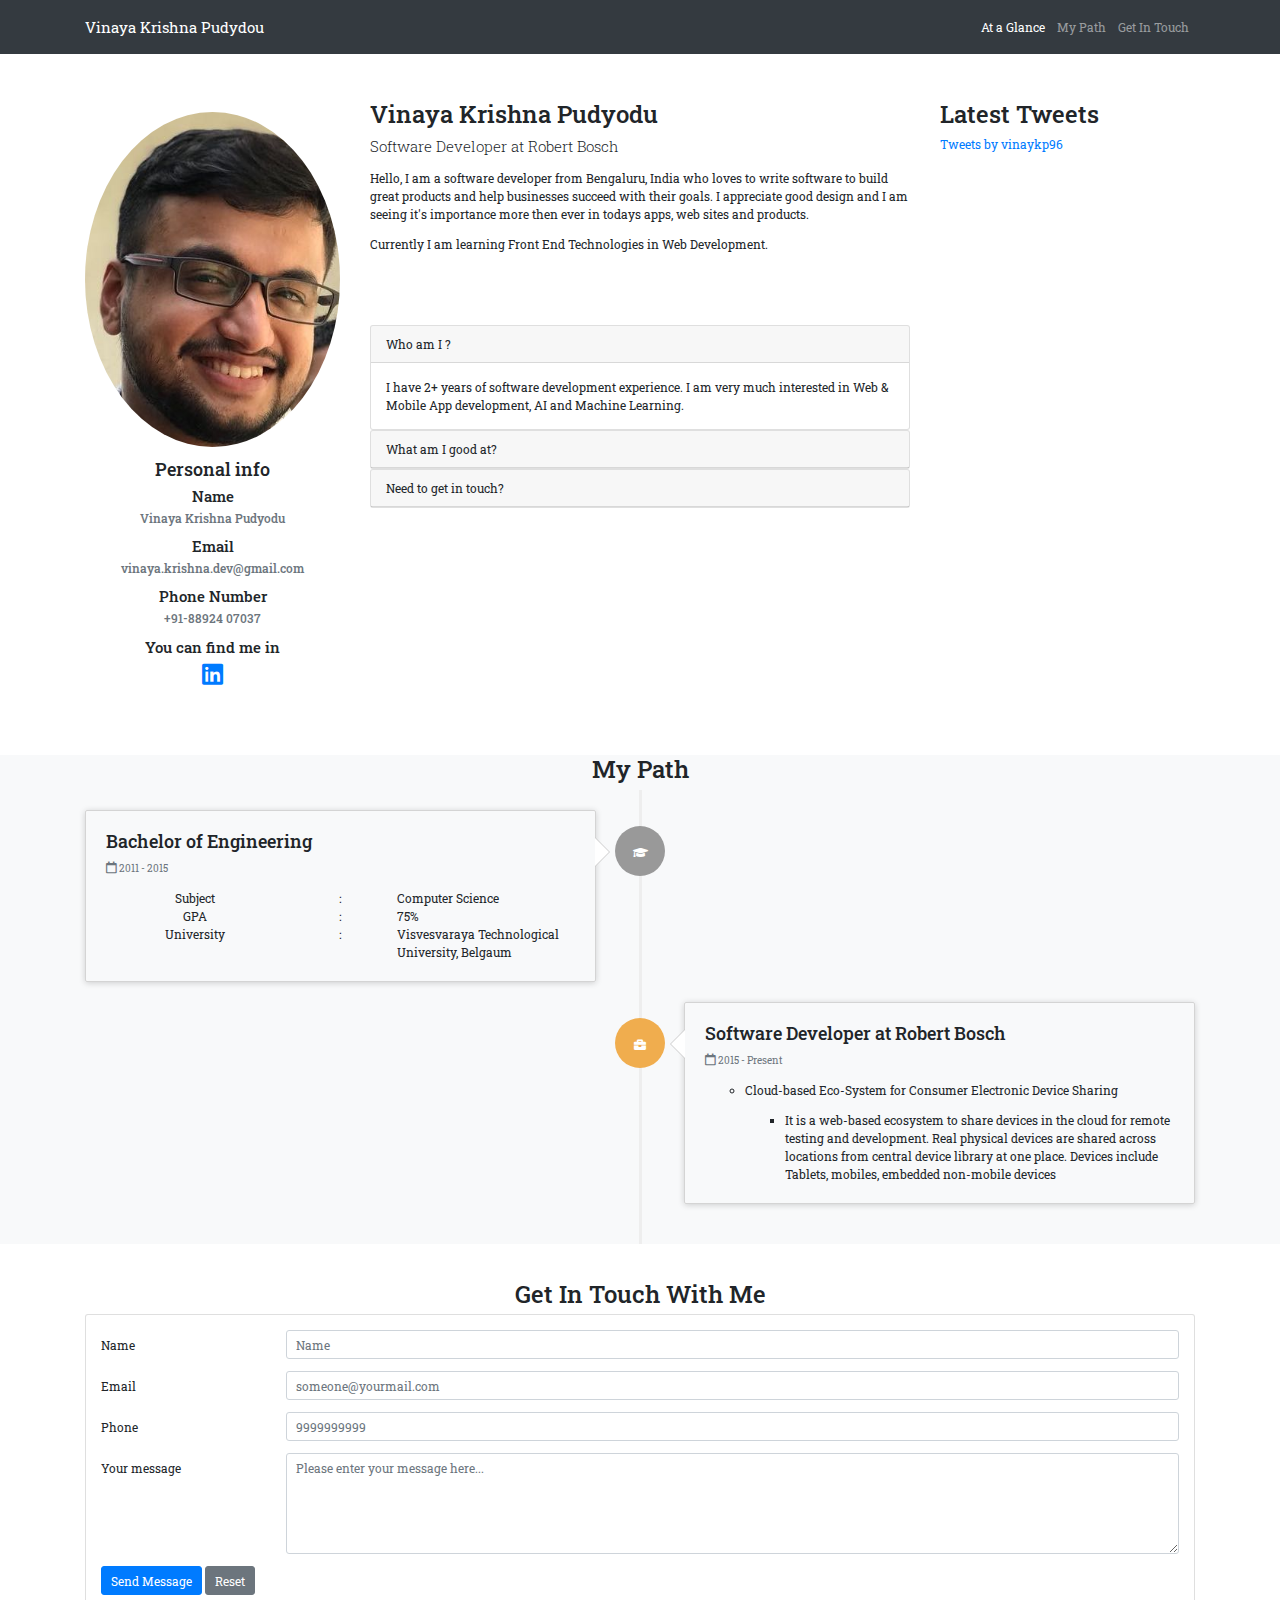
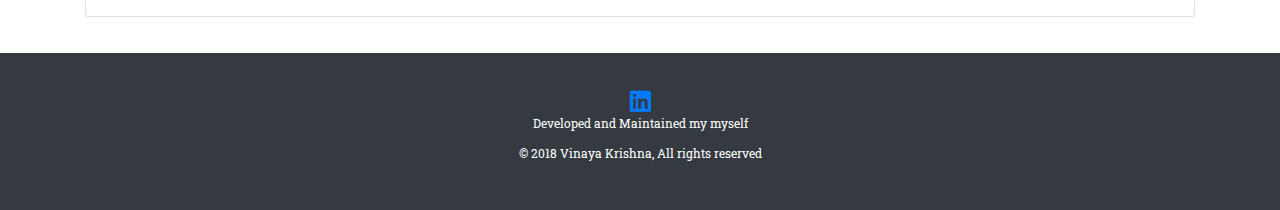
<file: index.html>
<!DOCTYPE html>
<html lang="en">

<head>
    <meta charset="UTF-8">
    <meta name="viewport" content="width=device-width, initial-scale=1.0">
    <meta http-equiv="X-UA-Compatible" content="ie=edge">
    <title>Vinaya Krishna</title>

    <link rel="stylesheet" href="https://stackpath.bootstrapcdn.com/bootstrap/4.1.0/css/bootstrap.min.css">
    <link href="https://fonts.googleapis.com/css?family=Noto+Serif|Roboto+Slab" rel="stylesheet">
    <link rel="stylesheet" href="https://use.fontawesome.com/releases/v5.0.13/css/all.css">
    <link rel="stylesheet" href="./styles/style.css">

</head>

<body>

    <!-- Nav header -->
    <nav class="navbar fixed-top navbar-expand-lg navbar-dark bg-dark py-3">
        <div class="container">
            <a class="navbar-brand" href="#">Vinaya Krishna Pudydou</a>
            <button class="navbar-toggler" type="button" data-toggle="collapse" data-target="#navbarSupportedContent" aria-controls="navbarSupportedContent"
                aria-expanded="false" aria-label="Toggle navigation">
                <span class="navbar-toggler-icon"></span>
            </button>

            <div class="collapse navbar-collapse" id="navbarSupportedContent">
                <ul class="navbar-nav ml-auto">
                    <li class="nav-item active">
                        <a class="nav-link" href="#">At a Glance</a>
                    </li>
                    <li class="nav-item">
                        <a class="nav-link" href="#work-experience">My Path</a>
                    </li>
                    <li class="nav-item">
                        <a class="nav-link" href="#contact-me">Get In Touch</a>
                    </li>
            </div>
        </div>
    </nav>

    <!-- At a Glance -->

    <div id="at-a-glance">
        <div class="container">
            <div class="row">
                <div id="personal-info" class="col-md-3 mx-auto text-center">
                    <img class="img-responsive rounded-circle w-100 my-3" src="./img/me-pic.jpg" alt="mypic">
                    <div id="section-title-container">
                        <h4>Personal info</h4>

                    </div>
                    <div class="mb-3">
                        <h5>Name</h5>
                        <h6 class="text-muted">Vinaya Krishna Pudyodu</h6>
                    </div>

                    <div class="mb-3">
                        <h5>Email</h5>
                        <h6 class="text-muted">vinaya.krishna.dev@gmail.com</h6>
                    </div>
                    <div class="mb-3">
                        <h5>Phone Number</h5>
                        <h6 class="text-muted">+91-88924 07037</h6>
                    </div>
                    <div class="mb-3">
                        <h5>You can find me in</h5>
                        <a href="https://www.linkedin.com/in/vinaya-krishna-pudyodu-a25b3583" target="_blank">
                            <i class="fab fa-linkedin fa-2x"></i>
                        </a>

                    </div>
                </div>

                <div id="about-me" class="col-md-6 mx-auto">
                    <h2>Vinaya Krishna Pudyodu</h2>

                    <p class="lead ">Software Developer at Robert Bosch</p>
                    <p>
                        Hello, I am a software developer from Bengaluru, India who loves to write software to build great products and help businesses
                        succeed with their goals. I appreciate good design and I am seeing it's importance more then ever
                        in todays apps, web sites and products.
                    </p>
                    <p class="pb-5 mb-5">
                        Currently I am learning Front End Technologies in Web Development.
                    </p>

                    <div class="accordion mt-5" id="accordion">
                        <div class="card">
                            <div class="card-header" id="headingOne">
                                <div data-toggle="collapse" data-target="#collapseOne">
                                    Who am I ?
                                </div>
                            </div>

                            <div id="collapseOne" class="collapse show" aria-labelledby="headingOne" data-parent="#accordion">
                                <div class="card-body">
                                    I have 2+ years of software development experience. I am very much interested in Web & Mobile App development, AI and Machine
                                    Learning.
                                </div>
                            </div>
                        </div>
                        <div class="card">
                            <div class="card-header" id="headingTwo">
                                <div data-toggle="collapse" data-target="#collapseTwo">
                                    What am I good at?
                                </div>
                            </div>
                            <div id="collapseTwo" class="collapse" aria-labelledby="headingTwo" data-parent="#accordion">
                                <div class="card-body">
                                    I have gained strong fundamental software design skills during my work. I have been working with Python and its related technologies.
                                    Currently I am putting my efforts to learn more in Full stack and Mobile app development.
                                </div>
                            </div>
                        </div>
                        <div class="card">
                            <div class="card-header" id="headingThree">
                                <div data-toggle="collapse" data-target="#collapseThree">
                                    Need to get in touch?
                                </div>
                            </div>
                            <div id="collapseThree" class="collapse" aria-labelledby="headingThree" data-parent="#accordion">
                                <div class="card-body">
                                    If you need any kind of assist in development please write to me. If you have any idea we can discus and write a great tool.
                                </div>
                            </div>
                        </div>
                    </div>
                </div>
                <div id="twitter" class="col-md-3 text-justify">
                    <h2>Latest Tweets</h2>

                    <div id="tweets-container">
                        <a class="twitter-timeline" href="https://twitter.com/vinaykp96?ref_src=twsrc%5Etfw">Tweets by vinaykp96</a>
                        <script async src="https://platform.twitter.com/widgets.js" charset="utf-8"></script>
                    </div>

                </div>
            </div>
        </div>
    </div>

    <div id="work-experience" class="bg-light">
        <div class="container">
            <div class="page-header">
                <h2 id="timeline" class="text-center">My Path</h2>
            </div>
            <ul class="timeline">
                <li>
                    <div class="timeline-badge">
                        <i class="fas fa-graduation-cap"></i>
                    </div>

                    <div class="timeline-panel">
                        <div class="timeline-heading">
                            <h4 class="timeline-title">Bachelor of Engineering</h4>
                            <p>
                                <small class="text-muted">
                                    <i class="far fa-calendar"></i> 2011 - 2015 </small>
                            </p>
                        </div>
                        <div class="timeline-body">
                            <div class="row">
                                <div class="col-md-5 text-center">
                                    Subject
                                </div>
                                <div class="col-md-2 text-center px-0">
                                    :
                                </div>
                                <div class="col-md-5 text-left">
                                    Computer Science
                                </div>
                            </div>
                            <div class="row">
                                <div class="col-md-5 text-center">
                                    GPA
                                </div>
                                <div class="col-md-2 text-center px-0">
                                    :
                                </div>
                                <div class="col-md-5 text-left">
                                    75%
                                </div>
                            </div>
                            <div class="row">
                                <div class="col-md-5 text-center">
                                    University
                                </div>
                                <div class="col-md-2 text-center px-0">
                                    :
                                </div>
                                <div class="col-md-5 text-left ">
                                    Visvesvaraya Technological University, Belgaum
                                </div>
                            </div>
                        </div>
                    </div>
                </li>
                <li class="timeline-inverted">
                    <div class="timeline-badge warning">
                        <i class="fas fa-briefcase"></i>
                    </div>
                    <div class="timeline-panel">
                        <div class="timeline-heading">
                            <h4 class="timeline-title">Software Developer at Robert Bosch</h4>
                        </div>
                        <p>
                            <small class="text-muted">
                                <i class="far fa-calendar"></i>
                                </i> 2015 - Present </small>
                        </p>
                        <div class="timeline-body">
                            <ul>
                                <li>
                                    <p>
                                        Cloud-based Eco-System for Consumer Electronic Device Sharing
                                    </p>
                                    <ul>
                                        <li>
                                            It is a web-based ecosystem to share devices in the cloud for remote testing and development. Real physical devices are shared
                                            across locations from central device library at one place. Devices include Tablets,
                                            mobiles, embedded non-mobile devices
                                        </li>
                                    </ul>
                                </li>
                            </ul>
                        </div>
                    </div>
                </li>
            </ul>
        </div>
    </div>

    <div id="contact-me" class="my-5">
        <div class="container">
            <h2 class="text-center">Get In Touch With Me</h2>

            <div class="row">
                <div class="col">
                    <div class="card bg-faded">
                        <div class="card-body">
                            <form id="contact-form">
                                <div class="form-group row">
                                    <label for="name" class="col-sm-2 col-form-label required-field">Name</label>
                                    <div class="col-sm-10">
                                        <input type="text" class="form-control" id="name" placeholder="Name" data-toggle="tooltip" data-placement="top" title="Please Enter Your Name">
                                    </div>
                                </div>
                                <div class="form-group row">
                                    <label for="email" class="col-sm-2 col-form-label">Email</label>
                                    <div class="col-sm-10">
                                        <input type="email" class="form-control" id="email" placeholder="someone@yourmail.com" data-toggle="tooltip" data-placement="top"
                                            title="Please Enter Your Email">
                                    </div>
                                </div>
                                <div class="form-group row">
                                    <label for="phone" class="col-sm-2 col-form-label">Phone</label>
                                    <div class="col-sm-10">
                                        <input type="number" class="form-control" id="phone" placeholder="9999999999">
                                    </div>
                                </div>
                                <div class="form-group row">
                                    <label class="col-sm-2 col-form-label" for="message">Your message</label>
                                    <div class="col-sm-10">
                                        <textarea class="form-control" id="message" name="message" placeholder="Please enter your message here..." rows="5" data-toggle="tooltip"
                                            data-placement="top" title="Please Enter Your Message"></textarea>
                                    </div>
                                </div>
                                <button type="submit" class="btn btn-primary mb-2">Send Message</button>
                                <button id="reset" type="reset" class="btn btn-secondary mb-2">Reset</button>
                            </form>
                            <div id="feedback" style="display: none;">
                                <div class="alert alert-warning" role="alert">
                                    Sorry ! Currently I am Offline.You can reach me in <a href="https://www.linkedin.com/in/vinaya-krishna-pudyodu-a25b3583">LinkedIn</a>
                                </div>
                            </div>
                        </div>
                    </div>
                </div>
            </div>
        </div>

    </div>

    <footer id="main-footer" class="py-5 bg-dark text-white text-center">
        <div class="container">

            <!-- <a href="#" target="_blank">
                <i class="fab fa-twitter-square fa-2x"></i>
            </a> -->
            <a href="https://www.linkedin.com/in/vinaya-krishna-pudyodu-a25b3583" target="_blank">
                <i class="fab fa-linkedin fa-2x"></i>
            </a>
            <!-- <a href="#" target="_blank">
                <i class="fab fa-facebook-square fa-2x"></i>
            </a> -->

            <div class="row">
                <div class="col">
                    <p class="text-sm">Developed and Maintained my myself </p>
                    <p>© 2018 Vinaya Krishna, All rights reserved</p>
                </div>
            </div>
        </div>
    </footer>


    <script src="https://code.jquery.com/jquery-3.3.1.slim.min.js"></script>
    <script src="https://cdnjs.cloudflare.com/ajax/libs/popper.js/1.14.0/umd/popper.min.js"></script>
    <script src="https://stackpath.bootstrapcdn.com/bootstrap/4.1.0/js/bootstrap.min.js"></script>
    <script src="./js/portfolio.js"></script>
</body>

</html>
</file>
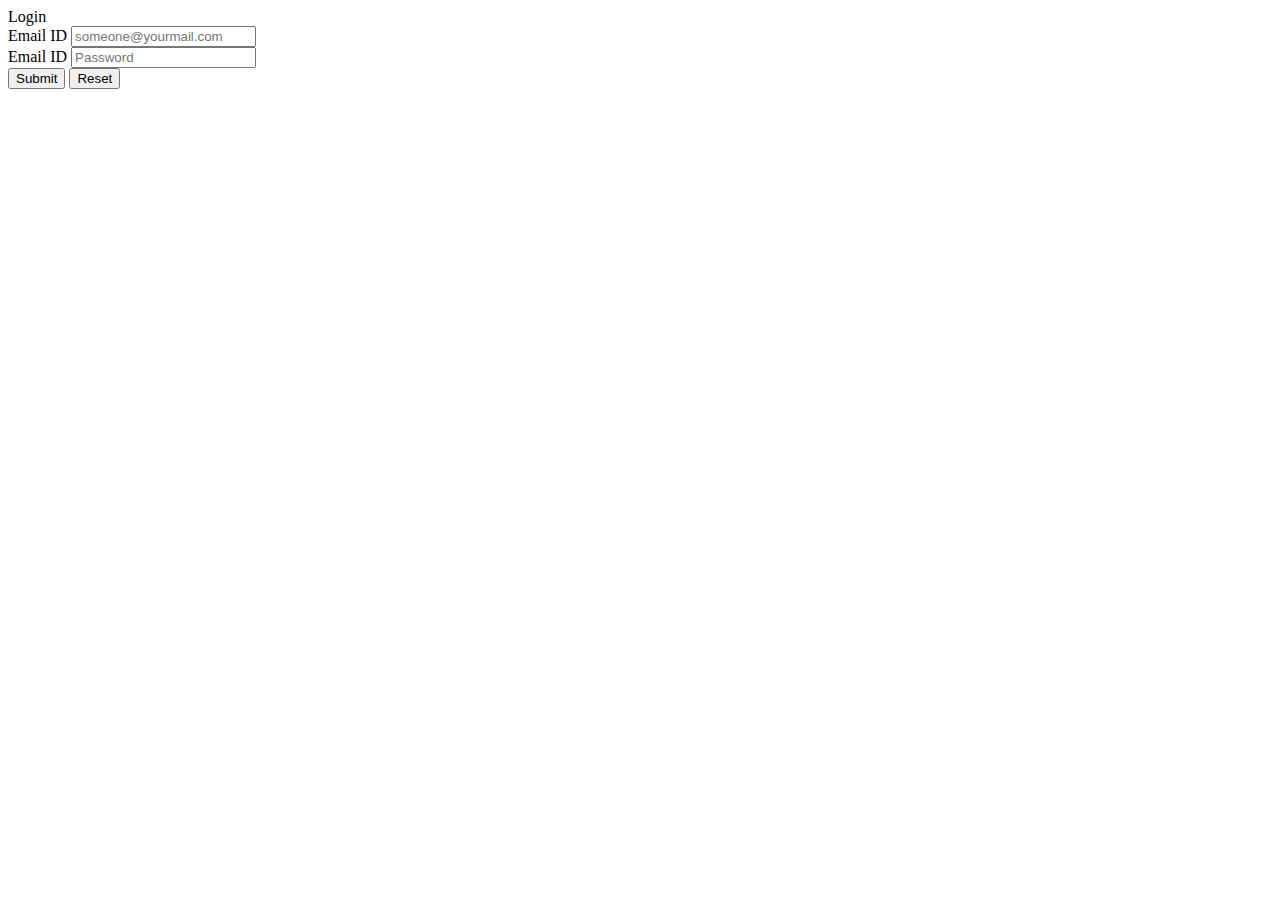
<file: login.html>
<!DOCTYPE html>
<html lang="en">

<head>
    <meta charset="UTF-8">
    <meta name="viewport" content="width=device-width, initial-scale=1.0">
    <meta http-equiv="X-UA-Compatible" content="ie=edge">
    <title>Login</title>
    <link rel="stylesheet" href="https://stackpath.bootstrapcdn.com/bootstrap/4.1.0/css/bootstrap.min.css" integrity="sha384-9gVQ4dYFwwWSjIDZnLEWnxCjeSWFphJiwGPXr1jddIhOegiu1FwO5qRGvFXOdJZ4"
        crossorigin="anonymous">
</head>

<body>

    <div class="container">
        <div class="mt-5" id="card-container">
            <div id="alert-container">
                
            </div>
            <div id="login-card" class="card mx-auto" style="width: 30rem;">
                <div class="card-header">
                    Login
                </div>

                <div class="card-body">
                    <form id="login-form" action="">
                        <div class="form-group">
                            <label for="email">Email ID</label>
                            <input class="form-control" type="email" id='email' placeholder="someone@yourmail.com">
                        </div>
                        <div class="form-group">
                            <label for="password">Email ID</label>
                            <input class="form-control" type="password" id='password' placeholder="Password">
                        </div>
                        <button class="btn btn-primary" type="submit">Submit</button>
                        <button class="btn btn-secondary" type="reset">Reset</button>
                    </form>
                </div>
            </div>
        </div>
    </div>


    <script src="https://code.jquery.com/jquery-3.3.1.slim.min.js"></script>
    <script src="https://cdnjs.cloudflare.com/ajax/libs/popper.js/1.14.0/umd/popper.min.js"></script>
    <script src="https://stackpath.bootstrapcdn.com/bootstrap/4.1.0/js/bootstrap.min.js"></script>

    <script src="./js/login.js"></script>

</body>

</html>
</file>
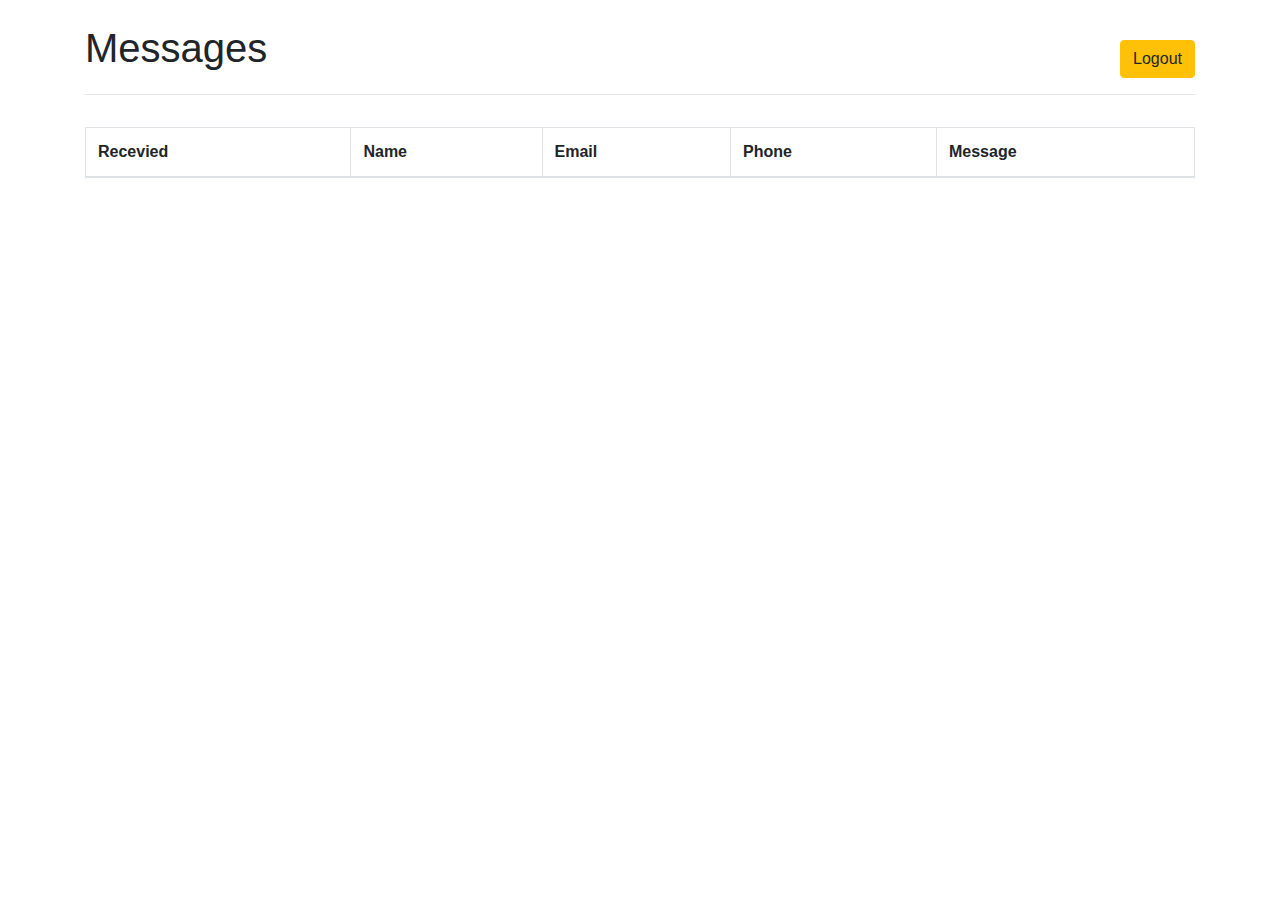
<file: messages.html>
<!DOCTYPE html>
<html lang="en">

<head>
    <meta charset="UTF-8">
    <meta name="viewport" content="width=device-width, initial-scale=1.0">
    <meta http-equiv="X-UA-Compatible" content="ie=edge">
    <title>Document</title>
    <link rel="stylesheet" href="https://stackpath.bootstrapcdn.com/bootstrap/4.1.0/css/bootstrap.min.css">
</head>

<body>

    <div class="container py-4">
        <div class="clearfix">
            <h1 class="d-inline">Messages</h1>
            <div class="float-right">
                <div id="logged-in-user-email"></div>
                <button id="btn-logout" class="btn btn-warning mt-3">Logout</button>
            </div>
        </div>
        <hr>

        <div class="message-container py-3">
            <table class="table table-bordered table-striped">
                <thead>
                    <tr>
                        <th scope="col">Recevied</th>
                        <th scope="col">Name</th>
                        <th scope="col">Email</th>
                        <th scope="col">Phone</th>
                        <th scope="col">Message</th>
                    </tr>
                </thead>
                <tbody id="table-msg">
                
                </tbody>
            </table>
        </div>
    </div>


    <!-- Modal -->
    <div class="modal fade" id="replay-modal">
        <div class="modal-dialog" role="document">
            <div class="modal-content">
                <div class="modal-header">
                    <h5 class="modal-title" id="exampleModalLabel">Compose reply</h5>
                    <button type="button" class="close" data-dismiss="modal" aria-label="Close">
                        <span aria-hidden="true">&times;</span>
                    </button>
                </div>
                <div class="modal-body">
                    <div class="form-group row">
                        <label for="to" class="col-sm-2 col-form-label required-field">To</label>
                        <div class="col-sm-10">
                            <input type="email" class="form-control" id="to" readonly>
                        </div>
                    </div>
                    <div class="form-group row">
                        <label for="subject" class="col-sm-2 col-form-label">Subject</label>
                        <div class="col-sm-10">
                            <input type="text" class="form-control" id="subject">
                        </div>
                    </div>
                    
                    <div class="form-group row">
                        <label class="col-sm-2 col-form-label" for="reply">Reply</label>
                        <div class="col-sm-10">
                            <textarea class="form-control" id="message" rows=5 name="reply"></textarea>
                        </div>
                    </div>
                </div>
                <div class="modal-footer">
                    <button type="button" class="btn btn-secondary" data-dismiss="modal">Reset</button>
                    <button type="button" class="btn btn-primary">Send Reply</button>
                </div>
            </div>
        </div>
    </div>


    <script src="https://code.jquery.com/jquery-3.3.1.slim.min.js"></script>
    <script src="https://cdnjs.cloudflare.com/ajax/libs/popper.js/1.14.0/umd/popper.min.js"></script>
    <script src="https://stackpath.bootstrapcdn.com/bootstrap/4.1.0/js/bootstrap.min.js"></script>

    <script src="./js/messages.js"></script>
    <script src="./js/logout.js"></script>

</body>

</html>
</file>
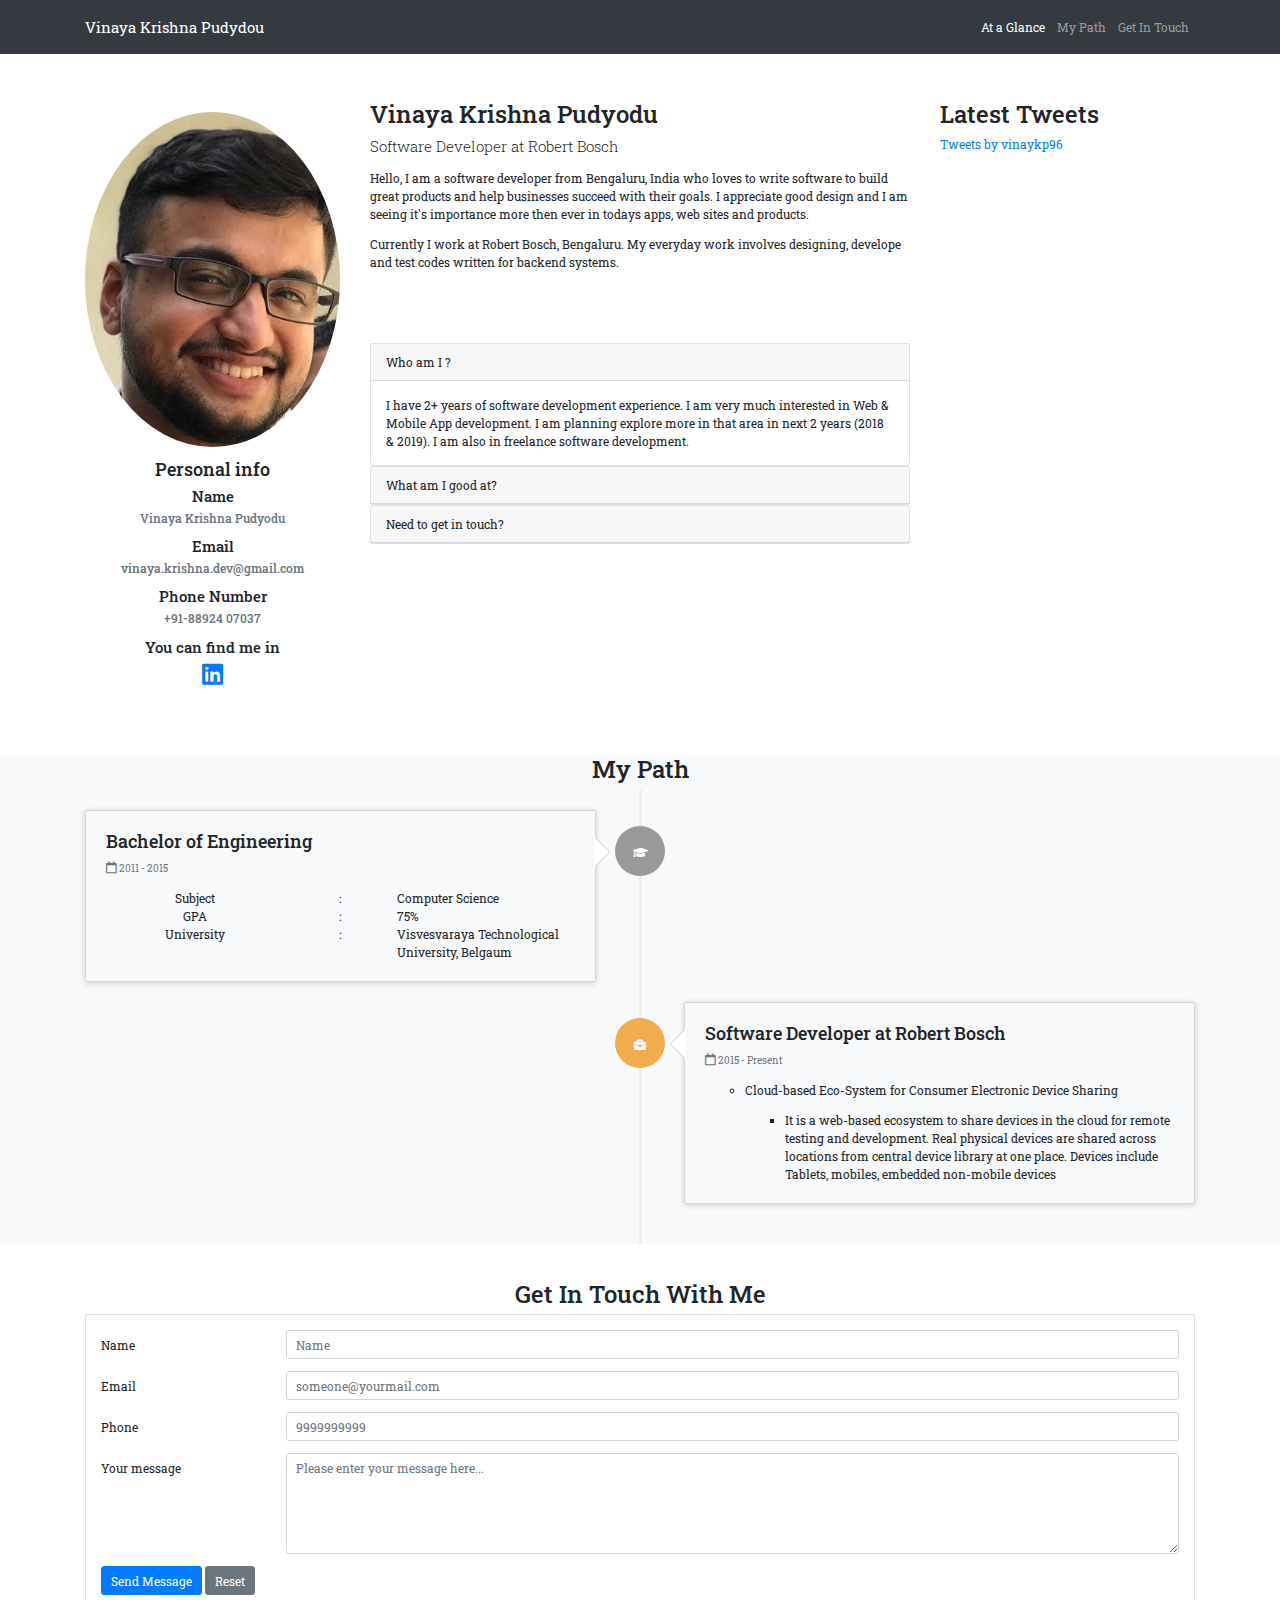
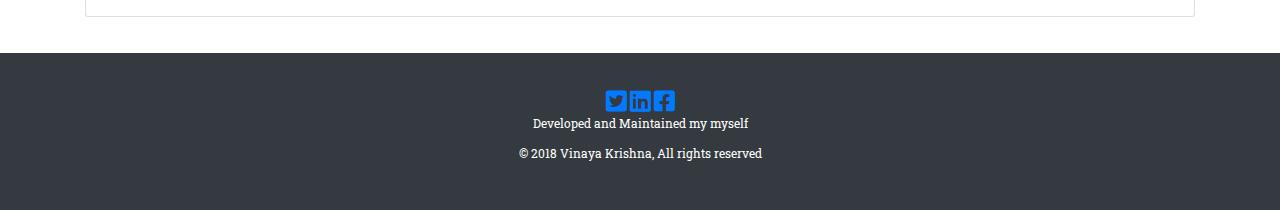
<file: portfolio.html>
<!DOCTYPE html>
<html lang="en">

<head>
    <meta charset="UTF-8">
    <meta name="viewport" content="width=device-width, initial-scale=1.0">
    <meta http-equiv="X-UA-Compatible" content="ie=edge">
    <title>Vinaya Krishna</title>

    <link rel="stylesheet" href="https://stackpath.bootstrapcdn.com/bootstrap/4.1.0/css/bootstrap.min.css">
    <link href="https://fonts.googleapis.com/css?family=Noto+Serif|Roboto+Slab" rel="stylesheet">
    <link rel="stylesheet" href="https://use.fontawesome.com/releases/v5.0.13/css/all.css">
    <link rel="stylesheet" href="./styles/style.css">

</head>

<body>

    <!-- Nav header -->
    <nav class="navbar fixed-top navbar-expand-lg navbar-dark bg-dark py-3">
        <div class="container">
            <a class="navbar-brand" href="#">Vinaya Krishna Pudydou</a>
            <button class="navbar-toggler" type="button" data-toggle="collapse" data-target="#navbarSupportedContent" aria-controls="navbarSupportedContent"
                aria-expanded="false" aria-label="Toggle navigation">
                <span class="navbar-toggler-icon"></span>
            </button>

            <div class="collapse navbar-collapse" id="navbarSupportedContent">
                <ul class="navbar-nav ml-auto">
                    <li class="nav-item active">
                        <a class="nav-link" href="#">At a Glance</a>
                    </li>
                    <li class="nav-item">
                        <a class="nav-link" href="#work-experience">My Path</a>
                    </li>
                    <li class="nav-item">
                        <a class="nav-link" href="#contact-me">Get In Touch</a>
                    </li>
            </div>
        </div>
    </nav>

    <!-- At a Glance -->

    <div id="at-a-glance">
        <div class="container">
            <div class="row">
                <div id="personal-info" class="col-md-3 mx-auto text-center">
                    <img class="img-responsive rounded-circle w-100 my-3" src="./img/me-pic.jpg" alt="mypic">
                    <div id="section-title-container">
                        <h4>Personal info</h4>
                       
                    </div>
                    <div class="mb-3">
                        <h5>Name</h5>
                        <h6 class="text-muted">Vinaya Krishna Pudyodu</h6>
                    </div>

                    <div class="mb-3">
                        <h5>Email</h5>
                        <h6 class="text-muted">vinaya.krishna.dev@gmail.com</h6>
                    </div>
                    <div class="mb-3">
                        <h5>Phone Number</h5>
                        <h6 class="text-muted">+91-88924 07037</h6>
                    </div>
                    <div class="mb-3">
                        <h5>You can find me in</h5>
                        <a href="#" target="_blank">
                            <i class="fab fa-linkedin fa-2x"></i>
                        </a>
                      
                    </div>
                </div>

                <div id="about-me" class="col-md-6 mx-auto">
                    <h2>Vinaya Krishna Pudyodu</h2>
                    
                    <p class="lead ">Software Developer at Robert Bosch</p>
                    <p>
                        Hello, I am a software developer from Bengaluru, India who loves to write software to build great products and help businesses
                        succeed with their goals. I appreciate good design and I am seeing it's importance more then ever
                        in todays apps, web sites and products.
                    </p>
                    <p class="pb-5 mb-5">
                        Currently I work at Robert Bosch, Bengaluru. My everyday work involves designing, develope and test codes written for backend
                        systems.
                    </p>

                    <div class="accordion mt-5" id="accordion">
                        <div class="card">
                            <div class="card-header" id="headingOne">
                                <div data-toggle="collapse" data-target="#collapseOne">
                                    Who am I ?
                                </div>
                            </div>

                            <div id="collapseOne" class="collapse show" aria-labelledby="headingOne" data-parent="#accordion">
                                <div class="card-body">
                                    I have 2+ years of software development experience. I am very much interested in Web & Mobile App development. I am planning
                                    explore more in that area in next 2 years (2018 & 2019). I am also in freelance software
                                    development.
                                </div>
                            </div>
                        </div>
                        <div class="card">
                            <div class="card-header" id="headingTwo">
                                <div data-toggle="collapse" data-target="#collapseTwo">
                                    What am I good at?
                                </div>
                            </div>
                            <div id="collapseTwo" class="collapse" aria-labelledby="headingTwo" data-parent="#accordion">
                                <div class="card-body">
                                    I have gained strong fundamental software design skills during my work. I have been working with Python and its related technologies.
                                    Currently I am putting my efforts to learn more in Full stack and Mobile app development.
                                </div>
                            </div>
                        </div>
                        <div class="card">
                            <div class="card-header" id="headingThree">
                                <div data-toggle="collapse" data-target="#collapseThree">
                                    Need to get in touch?
                                </div>
                            </div>
                            <div id="collapseThree" class="collapse" aria-labelledby="headingThree" data-parent="#accordion">
                                <div class="card-body">
                                    If you need any kind of assist in development please write to me. If you have any idea we can discus and write a great tool.
                                </div>
                            </div>
                        </div>
                    </div>
                </div>
                <div id="twitter" class="col-md-3 text-justify">
                    <h2>Latest Tweets</h2>
                    
                    <div id="tweets-container">
                        <a class="twitter-timeline" href="https://twitter.com/vinaykp96?ref_src=twsrc%5Etfw">Tweets by vinaykp96</a>
                        <script async src="https://platform.twitter.com/widgets.js" charset="utf-8"></script>
                    </div>

                </div>
            </div>
        </div>
    </div>

    <div id="work-experience" class="bg-light">
        <div class="container">
            <div class="page-header">
                <h2 id="timeline" class="text-center">My Path</h2>
            </div>
            <ul class="timeline">
                <li>
                    <div class="timeline-badge">
                        <i class="fas fa-graduation-cap"></i>
                    </div>

                    <div class="timeline-panel">
                        <div class="timeline-heading">
                            <h4 class="timeline-title">Bachelor of Engineering</h4>
                            <p>
                                <small class="text-muted">
                                    <i class="far fa-calendar"></i> 2011 - 2015 </small>
                            </p>
                        </div>
                        <div class="timeline-body">
                            <div class="row">
                                <div class="col-md-5 text-center">
                                    Subject
                                </div>
                                <div class="col-md-2 text-center px-0">
                                    :
                                </div>
                                <div class="col-md-5 text-left">
                                    Computer Science
                                </div>
                            </div>
                            <div class="row">
                                <div class="col-md-5 text-center">
                                    GPA
                                </div>
                                <div class="col-md-2 text-center px-0">
                                    :
                                </div>
                                <div class="col-md-5 text-left">
                                    75%
                                </div>
                            </div>
                            <div class="row">
                                <div class="col-md-5 text-center">
                                    University
                                </div>
                                <div class="col-md-2 text-center px-0">
                                    :
                                </div>
                                <div class="col-md-5 text-left ">
                                    Visvesvaraya Technological University, Belgaum
                                </div>
                            </div>
                        </div>
                    </div>
                </li>
                <li class="timeline-inverted">
                    <div class="timeline-badge warning">
                        <i class="fas fa-briefcase"></i>
                    </div>
                    <div class="timeline-panel">
                        <div class="timeline-heading">
                            <h4 class="timeline-title">Software Developer at Robert Bosch</h4>
                        </div>
                        <p>
                            <small class="text-muted">
                                <i class="far fa-calendar"></i>
                                </i> 2015 - Present </small>
                        </p>
                        <div class="timeline-body">
                            <ul>
                                <li>
                                    <p>
                                        Cloud-based Eco-System for Consumer Electronic Device Sharing
                                    </p>
                                    <ul>
                                        <li>
                                            It is a web-based ecosystem to share devices in the cloud for remote testing and development. Real physical devices are shared
                                            across locations from central device library at one place. Devices include Tablets,
                                            mobiles, embedded non-mobile devices
                                        </li>
                                    </ul>
                                </li>
                            </ul>
                        </div>
                    </div>
                </li>
            </ul>
        </div>
    </div>

    <div id="contact-me" class="my-5">
        <div class="container">
            <h2 class="text-center">Get In Touch With Me</h2>
         
            <div class="row">
                <div class="col">
                    <div class="card bg-faded">
                        <div class="card-body">
                            <form id="contact-form">
                                <div class="form-group row">
                                    <label for="name" class="col-sm-2 col-form-label required-field">Name</label>
                                    <div class="col-sm-10">
                                        <input type="text" class="form-control" id="name" placeholder="Name" data-toggle="tooltip" data-placement="top" title="Please Enter Your Name" >
                                    </div>
                                </div>
                                <div class="form-group row">
                                    <label for="email" class="col-sm-2 col-form-label">Email</label>
                                    <div class="col-sm-10">
                                        <input type="email" class="form-control" id="email" placeholder="someone@yourmail.com" data-toggle="tooltip" data-placement="top" title="Please Enter Your Email">
                                    </div>
                                </div>
                                <div class="form-group row">
                                    <label for="phone" class="col-sm-2 col-form-label">Phone</label>
                                    <div class="col-sm-10">
                                        <input type="number" class="form-control" id="phone" placeholder="9999999999" >
                                    </div>
                                </div>
                                <div class="form-group row">
                                    <label class="col-sm-2 col-form-label" for="message">Your message</label>
                                    <div class="col-sm-10">
                                        <textarea class="form-control" id="message" name="message" placeholder="Please enter your message here..." rows="5" data-toggle="tooltip" data-placement="top" title="Please Enter Your Message"></textarea>
                                    </div>
                                </div>
                                <button type="submit" class="btn btn-primary mb-2">Send Message</button>
                                <button id="reset" type="reset" class="btn btn-secondary mb-2">Reset</button>
                            </form>
                        </div>
                    </div>
                </div>
            </div>
        </div>

    </div>

    <footer id="main-footer" class="py-5 bg-dark text-white text-center">
        <div class="container">

            <a href="#" target="_blank">
                <i class="fab fa-twitter-square fa-2x"></i>
            </a>
            <a href="#" target="_blank">
                <i class="fab fa-linkedin fa-2x"></i>
            </a>
            <a href="#" target="_blank">
                <i class="fab fa-facebook-square fa-2x"></i>
            </a>

            <div class="row">
                <div class="col">
                    <p class="text-sm">Developed and Maintained my myself </p>
                    <p>© 2018 Vinaya Krishna, All rights reserved</p>
                </div>
            </div>
        </div>
    </footer>


    <script src="https://code.jquery.com/jquery-3.3.1.slim.min.js"></script>
    <script src="https://cdnjs.cloudflare.com/ajax/libs/popper.js/1.14.0/umd/popper.min.js"></script>
    <script src="https://stackpath.bootstrapcdn.com/bootstrap/4.1.0/js/bootstrap.min.js" ></script>
    <script src="./js/portfolio.js"></script>
</body>

</html>
</file>
<file: styles/style.css>
* {
    font-family: 'Roboto Slab', serif;
    font-size: 12px;
}

body {
    margin-top: 100px;
}

#at-a-glance {
    margin-top: 20px;
    margin-bottom: 20px;
}

#work-experience {
    margin-top: 20px;
    margin-bottom: 20px;
}

hr {
    border-top-color: #444;
}

#tweets-container {
    overflow: auto;
    height: 600px;
}



.timeline {
    list-style: none;
    padding: 20px 0 20px;
    position: relative;
}

    .timeline:before {
        top: 0;
        bottom: 0;
        position: absolute;
        content: " ";
        width: 3px;
        background-color: #eeeeee;
        left: 50%;
        margin-left: -1.5px;
    }

    .timeline > li {
        margin-bottom: 20px;
        position: relative;
    }

        .timeline > li:before,
        .timeline > li:after {
            content: " ";
            display: table;
        }

        .timeline > li:after {
            clear: both;
        }

        .timeline > li:before,
        .timeline > li:after {
            content: " ";
            display: table;
        }

        .timeline > li:after {
            clear: both;
        }

        .timeline > li > .timeline-panel {
            width: 46%;
            float: left;
            border: 1px solid #d4d4d4;
            border-radius: 2px;
            padding: 20px;
            position: relative;
            -webkit-box-shadow: 0 1px 6px rgba(0, 0, 0, 0.175);
            box-shadow: 0 1px 6px rgba(0, 0, 0, 0.175);
        }

            .timeline > li > .timeline-panel:before {
                position: absolute;
                top: 26px;
                right: -15px;
                display: inline-block;
                border-top: 15px solid transparent;
                border-left: 15px solid #ccc;
                border-right: 0 solid #ccc;
                border-bottom: 15px solid transparent;
                content: " ";
            }

            .timeline > li > .timeline-panel:after {
                position: absolute;
                top: 27px;
                right: -14px;
                display: inline-block;
                border-top: 14px solid transparent;
                border-left: 14px solid #fff;
                border-right: 0 solid #fff;
                border-bottom: 14px solid transparent;
                content: " ";
            }

        .timeline > li > .timeline-badge {
            color: #fff;
            width: 50px;
            height: 50px;
            line-height: 50px;
            font-size: 1.4em;
            text-align: center;
            position: absolute;
            top: 16px;
            left: 50%;
            margin-left: -25px;
            background-color: #999999;
            z-index: 100;
            border-top-right-radius: 50%;
            border-top-left-radius: 50%;
            border-bottom-right-radius: 50%;
            border-bottom-left-radius: 50%;
        }

        .timeline > li.timeline-inverted > .timeline-panel {
            float: right;
        }

            .timeline > li.timeline-inverted > .timeline-panel:before {
                border-left-width: 0;
                border-right-width: 15px;
                left: -15px;
                right: auto;
            }

            .timeline > li.timeline-inverted > .timeline-panel:after {
                border-left-width: 0;
                border-right-width: 14px;
                left: -14px;
                right: auto;
            }

.timeline-badge.primary {
    background-color: #2e6da4 !important;
}

.timeline-badge.success {
    background-color: #3f903f !important;
}

.timeline-badge.warning {
    background-color: #f0ad4e !important;
}

.timeline-badge.danger {
    background-color: #d9534f !important;
}

.timeline-badge.info {
    background-color: #5bc0de !important;
}

.timeline-title {
    margin-top: 0;
    color: inherit;
}

.timeline-body > p,
.timeline-body > ul {
    margin-bottom: 0;
}

    .timeline-body > p + p {
        margin-top: 5px;
    }

@media (max-width: 767px) {
    ul.timeline:before {
        left: 40px;
    }

    ul.timeline > li > .timeline-panel {
        width: calc(100% - 90px);
        width: -moz-calc(100% - 90px);
        width: -webkit-calc(100% - 90px);
    }

    ul.timeline > li > .timeline-badge {
        left: 15px;
        margin-left: 0;
        top: 16px;
    }

    ul.timeline > li > .timeline-panel {
        float: right;
    }

        ul.timeline > li > .timeline-panel:before {
            border-left-width: 0;
            border-right-width: 15px;
            left: -15px;
            right: auto;
        }

        ul.timeline > li > .timeline-panel:after {
            border-left-width: 0;
            border-right-width: 14px;
            left: -14px;
            right: auto;
        }
}
</file>
